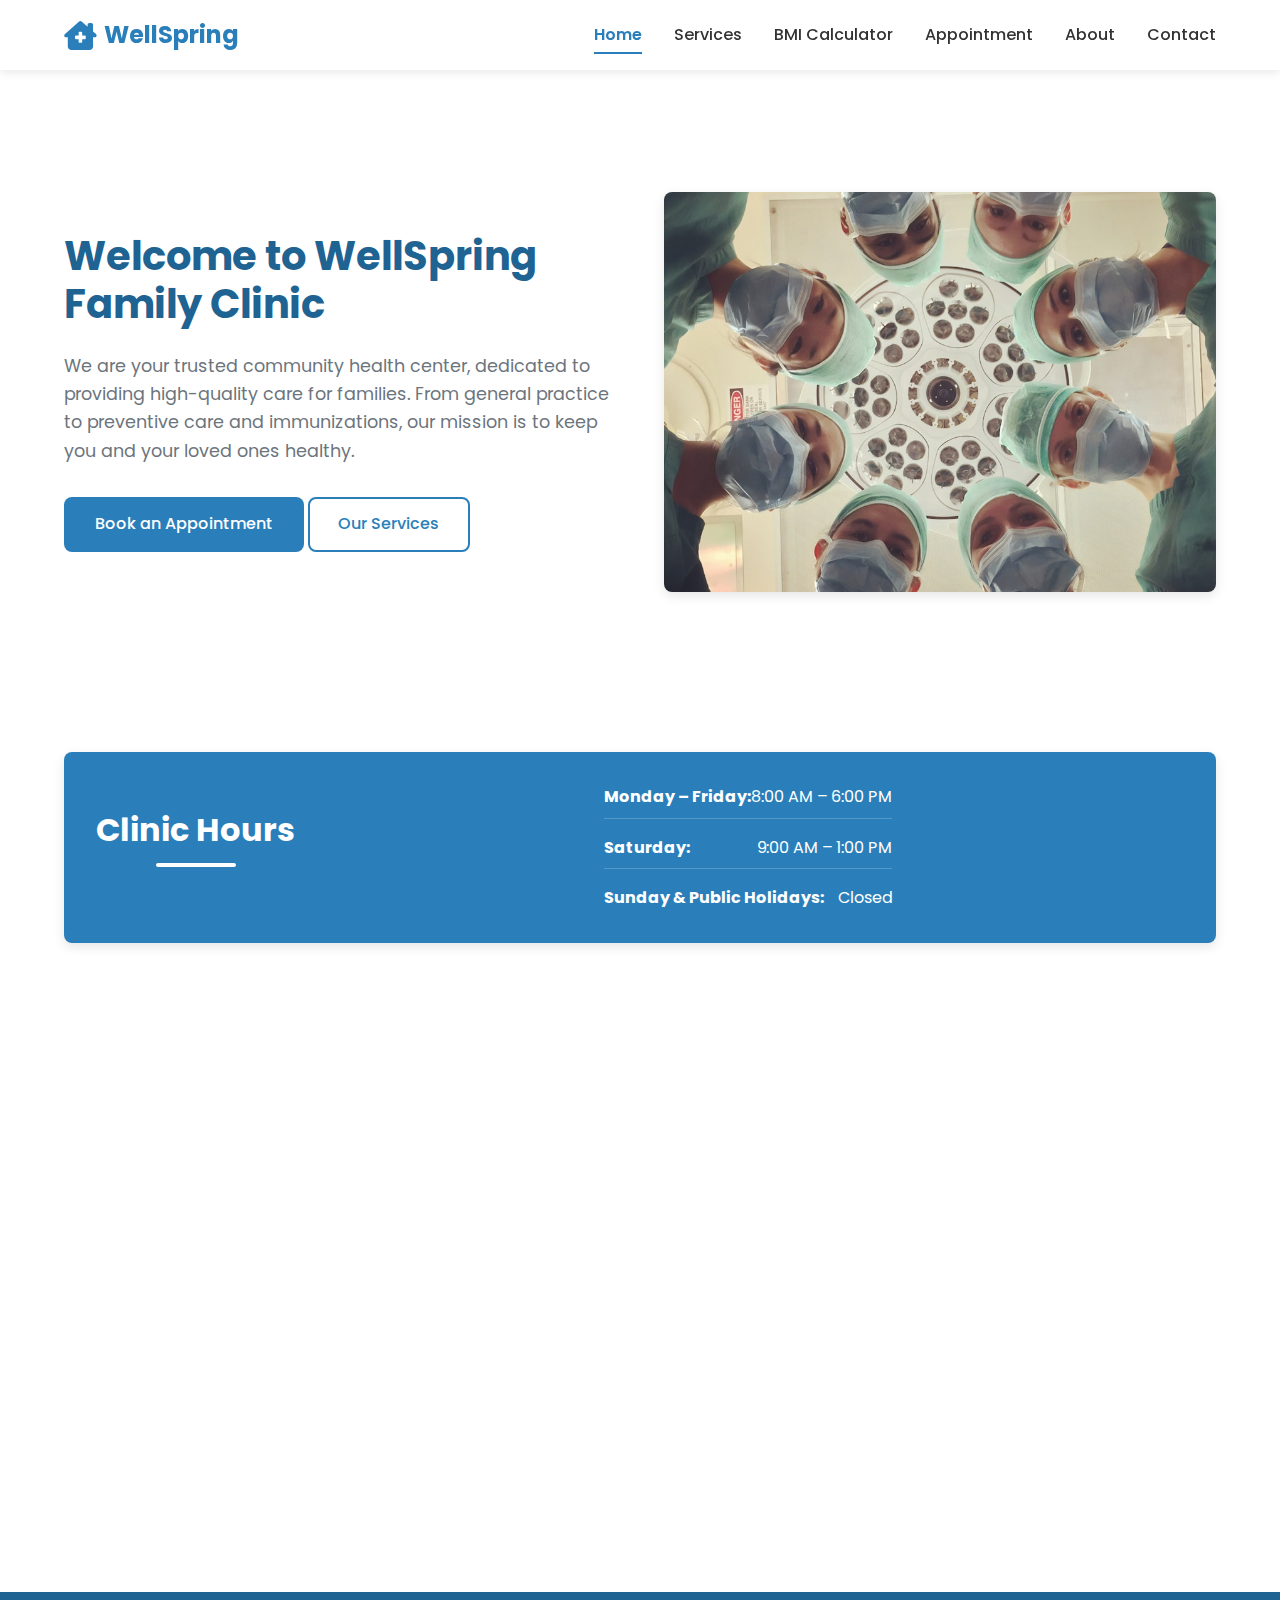
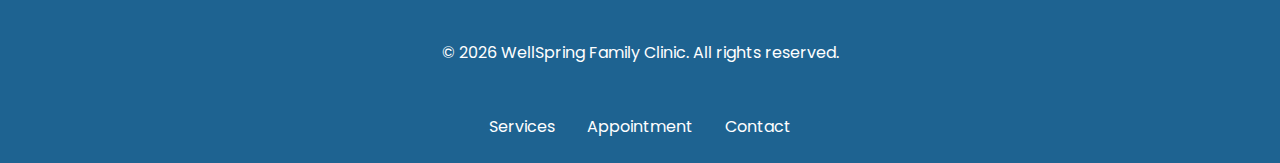
<file: index.html>
<!DOCTYPE html>
<html lang="en">
  <head>
    <meta charset="utf-8" />
    <meta name="viewport" content="width=device-width, initial-scale=1" />
    <title>WellSpring Family Clinic</title>
    <meta
      name="description"
      content="WellSpring Family Clinic – Your trusted community health center offering family health, general practice, and immunizations."
    />
    <link rel="preconnect" href="https://fonts.googleapis.com" />
    <link rel="preconnect" href="https://fonts.gstatic.com" crossorigin />
    <link rel="shortcut icon" href="favicon.png" type="image/x-icon" />
    <link
      href="https://fonts.googleapis.com/css2?family=Poppins:wght@300;400;500;600;700&display=swap"
      rel="stylesheet"
    />
    <link
      rel="stylesheet"
      href="https://cdnjs.cloudflare.com/ajax/libs/font-awesome/6.4.0/css/all.min.css"
    />
    <link rel="stylesheet" href="assets/css/styles.css" />
  </head>
  <body>
    <a class="skip-link" href="#main">Skip to content</a>

    <!-- Header -->
    <header class="site-header">
      <nav class="nav container">
        <a class="logo" href="/">
          <i class="fas fa-clinic-medical"></i>
          WellSpring
        </a>
        <button
          class="nav-toggle"
          aria-expanded="false"
          aria-controls="primary-nav"
          aria-label="Toggle navigation"
        >
          <i class="fas fa-bars"></i>
        </button>
        <ul id="primary-nav" class="nav-list">
          <li><a href="/" aria-current="page">Home</a></li>
          <li><a href="services.html">Services</a></li>
          <li><a href="bmi.html">BMI Calculator</a></li>
          <li><a href="appointment.html">Appointment</a></li>
          <li><a href="about.html">About</a></li>
          <li><a href="contact.html">Contact</a></li>
        </ul>
      </nav>
    </header>

    <!-- Main Content -->
    <main id="main">
      <!-- Brief Introduction -->
      <section class="hero container reveal">
        <div class="hero__text">
          <h1>Welcome to WellSpring Family Clinic</h1>
          <p>
            We are your trusted community health center, dedicated to providing
            high-quality care for families. From general practice to preventive
            care and immunizations, our mission is to keep you and your loved
            ones healthy.
          </p>
          <div class="btn-group">
            <a class="btn" href="appointment.html">Book an Appointment</a>
            <a class="btn btn-outline" href="services.html">Our Services</a>
          </div>
        </div>
        <div
          class="hero__art"
          role="img"
          aria-label="Doctor and patient in clinic"
        ></div>
      </section>

      <!-- Banner with Clinic Hours -->
      <section class="banner container reveal">
        <h2 class="section__title">Clinic Hours</h2>
        <ul class="hours">
          <li><strong>Monday – Friday:</strong> 8:00 AM – 6:00 PM</li>
          <li><strong>Saturday:</strong> 9:00 AM – 1:00 PM</li>
          <li><strong>Sunday & Public Holidays:</strong> Closed</li>
        </ul>
      </section>

      <!-- Featured Services -->
      <section class="container section reveal">
        <h2 class="section__title">Featured Services</h2>
        <div class="cards">
          <article class="card">
            <i class="fas fa-user-md"></i>
            <h3>General Practice</h3>
            <p>
              Comprehensive checkups, diagnosis, and management of medical
              conditions for all ages.
            </p>
          </article>
          <article class="card">
            <i class="fas fa-syringe"></i>
            <h3>Immunizations</h3>
            <p>
              Routine and seasonal vaccinations for children, teenagers, and
              adults.
            </p>
          </article>
          <article class="card">
            <i class="fas fa-heartbeat"></i>
            <h3>Family Health</h3>
            <p>
              Preventive care and wellness programs designed for every member of
              your family.
            </p>
          </article>
        </div>
      </section>
    </main>

    <!-- Footer -->
    <footer class="site-footer">
      <div class="container footer__grid">
        <p>
          &copy; <span id="year"></span> WellSpring Family Clinic. All rights
          reserved.
        </p>
        <nav aria-label="Footer">
          <a href="services.html">Services</a>
          <a href="appointment.html">Appointment</a>
          <a href="contact.html">Contact</a>
        </nav>
      </div>
    </footer>
    <script src="assets/js/script.js"></script>
  </body>
</html>
</file>
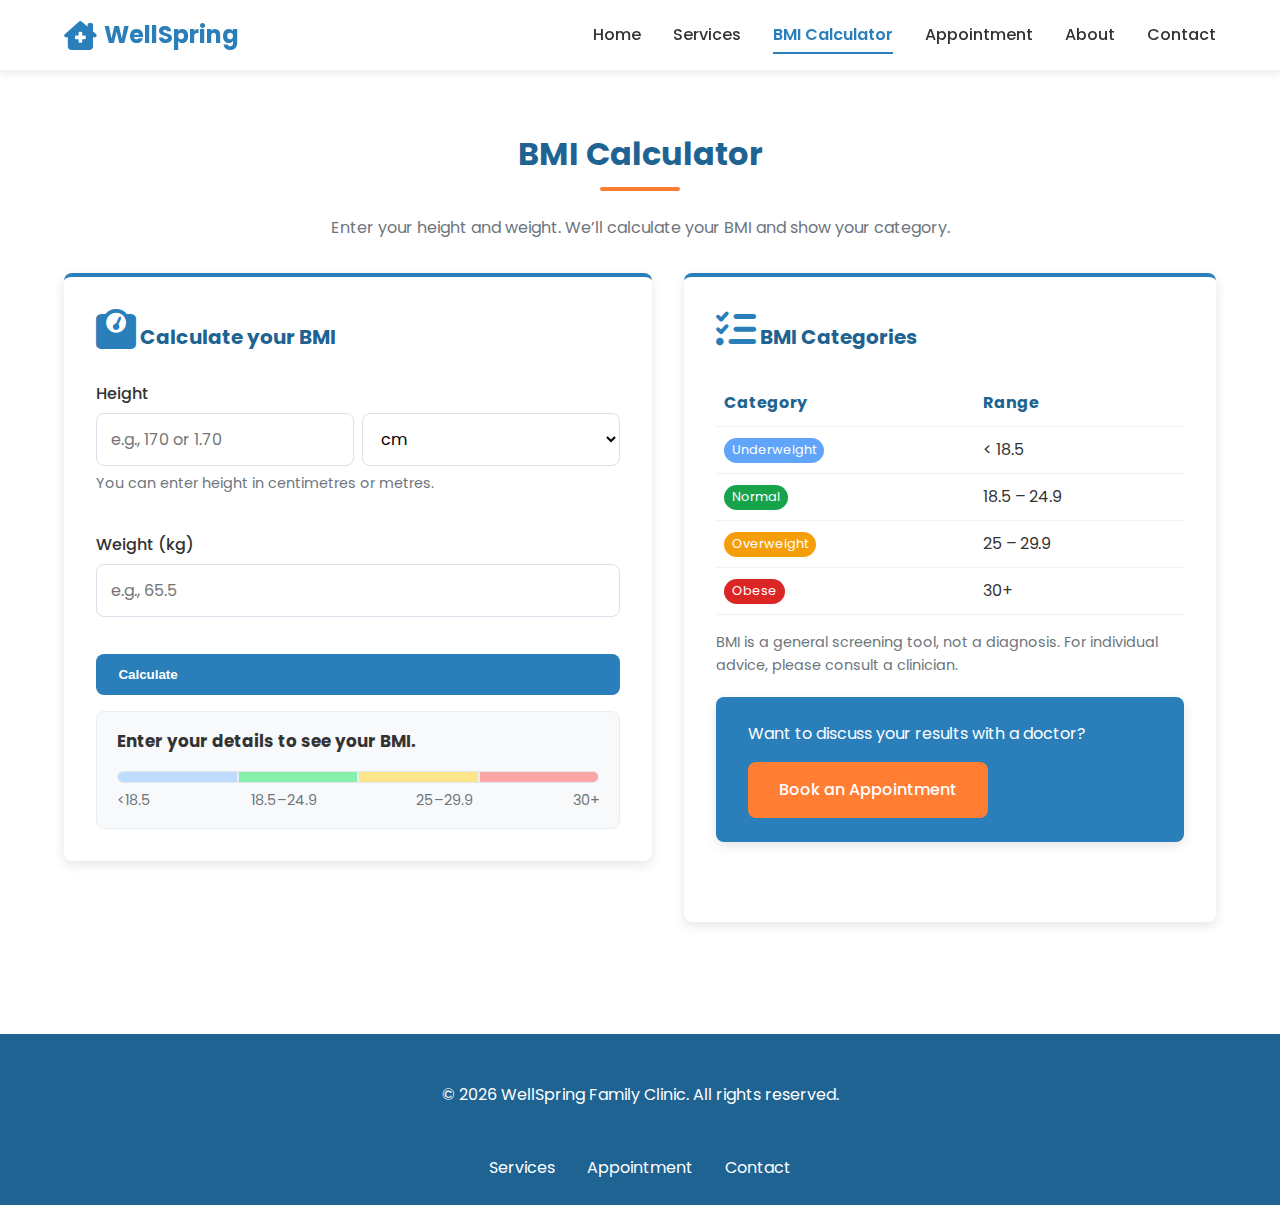
<file: bmi.html>
<!DOCTYPE html>
<html lang="en">
  <head>
    <meta charset="utf-8" />
    <meta name="viewport" content="width=device-width, initial-scale=1" />
    <title>BMI Calculator — WellSpring Family Clinic</title>
    <meta
      name="description"
      content="Calculate your Body Mass Index (BMI) and check your health category at WellSpring Family Clinic."
    />

    <!-- Google Fonts & Icons -->
    <link rel="preconnect" href="https://fonts.googleapis.com" />
    <link rel="preconnect" href="https://fonts.gstatic.com" crossorigin />
    <link rel="shortcut icon" href="favicon.png" type="image/x-icon" />
    <link
      href="https://fonts.googleapis.com/css2?family=Poppins:wght@300;400;500;600;700&display=swap"
      rel="stylesheet"
    />
    <link
      rel="stylesheet"
      href="https://cdnjs.cloudflare.com/ajax/libs/font-awesome/6.4.0/css/all.min.css"
    />
    <link rel="stylesheet" href="assets/css/styles.css" />
  </head>
  <body>
    <a class="skip-link" href="#main">Skip to content</a>

    <!-- Header -->
    <header class="site-header">
      <nav class="nav container">
        <a class="logo" href="/"
          ><i class="fas fa-clinic-medical"></i> WellSpring</a
        >
        <button
          class="nav-toggle"
          aria-expanded="false"
          aria-controls="primary-nav"
          aria-label="Toggle navigation"
        >
          <i class="fas fa-bars"></i>
        </button>
        <ul id="primary-nav" class="nav-list">
          <li><a href="/">Home</a></li>
          <li><a href="services.html">Services</a></li>
          <li><a href="bmi.html" aria-current="page">BMI Calculator</a></li>
          <li><a href="appointment.html">Appointment</a></li>
          <li><a href="about.html">About</a></li>
          <li><a href="contact.html">Contact</a></li>
        </ul>
      </nav>
    </header>

    <!-- Main -->
    <main id="main">
      <section class="section container reveal">
        <h1 class="section__title">BMI Calculator</h1>
        <p class="section__lead">
          Enter your height and weight. We’ll calculate your BMI and show your
          category.
        </p>

        <div class="grid">
          <!-- Calculator Card -->
          <article class="card" aria-labelledby="calcTitle">
            <h2 id="calcTitle">
              <i class="fa-solid fa-weight-scale" aria-hidden="true"></i>
              Calculate your BMI
            </h2>

            <form id="bmiForm" class="form" novalidate>
              <div class="form__row">
                <label for="heightValue">Height</label>
                <div class="input-group">
                  <input
                    id="heightValue"
                    name="heightValue"
                    type="number"
                    step="0.01"
                    placeholder="e.g., 170 or 1.70"
                    required
                    aria-describedby="heightHint heightErr"
                  />
                  <select
                    id="heightUnit"
                    name="heightUnit"
                    aria-label="Height unit"
                  >
                    <option value="cm">cm</option>
                    <option value="m">m</option>
                  </select>
                </div>
                <small id="heightHint" class="hint"
                  >You can enter height in centimetres or metres.</small
                >
                <small id="heightErr" class="error" aria-live="polite"></small>
              </div>

              <div class="form__row">
                <label for="weight">Weight (kg)</label>
                <input
                  id="weight"
                  name="weight"
                  type="number"
                  step="0.1"
                  placeholder="e.g., 65.5"
                  required
                  aria-describedby="weightErr"
                />
                <small id="weightErr" class="error" aria-live="polite"></small>
              </div>

              <button class="form__btn" type="submit">Calculate</button>
            </form>

            <!-- Result -->
            <div
              class="result-card"
              style="margin-top: 1rem"
              aria-live="polite"
              id="bmiResultWrap"
            >
              <div class="result-line" id="bmiResult">
                Enter your details to see your BMI.
              </div>
              <div class="range-wrap" aria-hidden="true">
                <div class="range">
                  <span class="r-under"></span>
                  <span class="r-normal"></span>
                  <span class="r-over"></span>
                  <span class="r-obese"></span>
                </div>
                <div class="range-labels">
                  <span>&lt;18.5</span>
                  <span>18.5–24.9</span>
                  <span>25–29.9</span>
                  <span>30+</span>
                </div>
              </div>
            </div>
          </article>

          <!-- Info / Legend Card -->
          <aside class="card" aria-labelledby="legendTitle">
            <h2 id="legendTitle">
              <i class="fa-solid fa-list-check" aria-hidden="true"></i> BMI
              Categories
            </h2>
            <table aria-label="BMI category legend">
              <thead>
                <tr>
                  <th>Category</th>
                  <th>Range</th>
                </tr>
              </thead>
              <tbody>
                <tr>
                  <td><span class="pill u">Underweight</span></td>
                  <td>&lt; 18.5</td>
                </tr>
                <tr>
                  <td><span class="pill n">Normal</span></td>
                  <td>18.5 – 24.9</td>
                </tr>
                <tr>
                  <td><span class="pill o">Overweight</span></td>
                  <td>25 – 29.9</td>
                </tr>
                <tr>
                  <td><span class="pill b">Obese</span></td>
                  <td>30+</td>
                </tr>
              </tbody>
            </table>
            <p class="hint" style="margin-top: 1rem">
              BMI is a general screening tool, not a diagnosis. For individual
              advice, please consult a clinician.
            </p>

            <div class="banner" style="margin-top: 1.25rem">
              <div>Want to discuss your results with a doctor?</div>
              <a class="btn" href="appointment.html">Book an Appointment</a>
            </div>
          </aside>
        </div>
      </section>
    </main>

    <!-- Footer -->
    <footer class="site-footer">
      <div class="container footer__grid">
        <p>
          &copy; <span id="year"></span> WellSpring Family Clinic. All rights
          reserved.
        </p>
        <nav aria-label="Footer">
          <a href="services.html">Services</a>
          <a href="appointment.html">Appointment</a>
          <a href="contact.html">Contact</a>
        </nav>
      </div>
    </footer>

    <script src="assets/js/script.js"></script>
    <script src="assets/js/bmi-calculator.js"></script>
  </body>
</html>
</file>
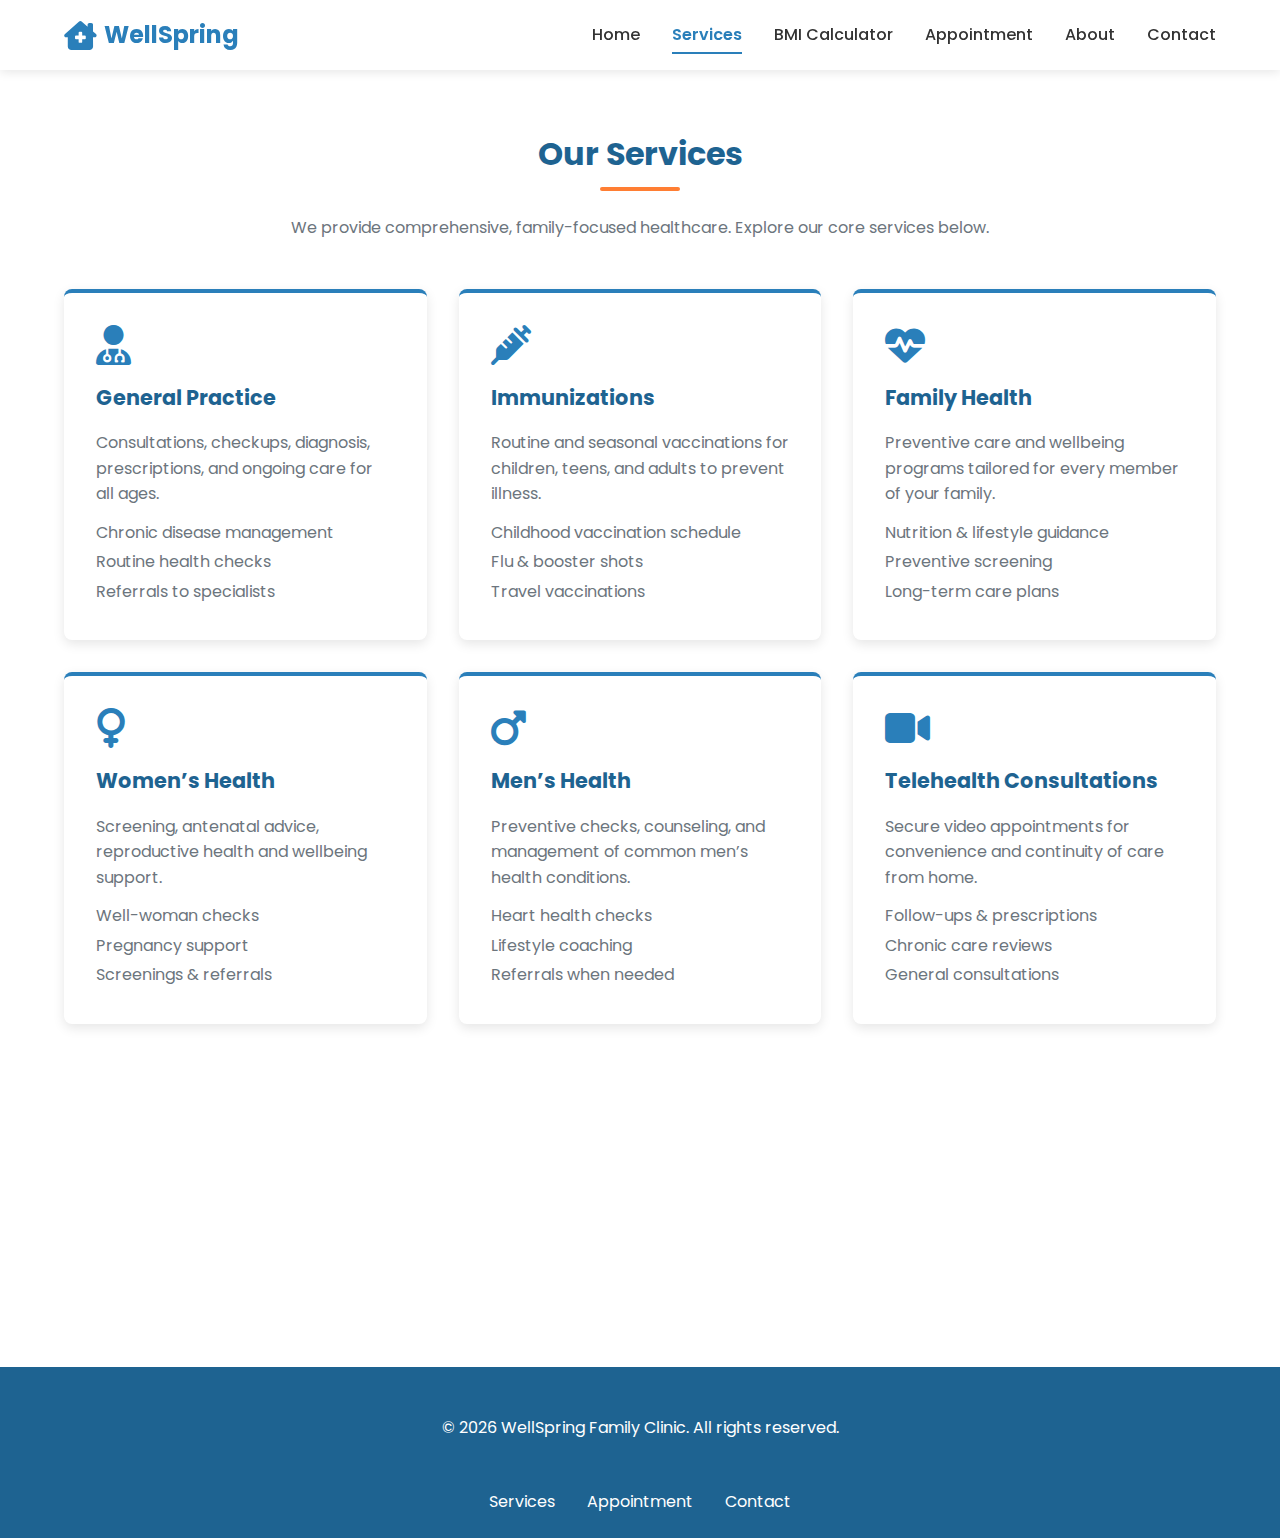
<file: services.html>
<!DOCTYPE html>
<html lang="en">
  <head>
    <meta charset="utf-8" />
    <meta name="viewport" content="width=device-width, initial-scale=1" />
    <title>Our Services — WellSpring Family Clinic</title>
    <meta
      name="description"
      content="Explore the medical services offered by WellSpring Family Clinic including general practice, immunizations, and family health."
    />
    <link rel="preconnect" href="https://fonts.googleapis.com" />
    <link rel="preconnect" href="https://fonts.gstatic.com" crossorigin />
    <link rel="shortcut icon" href="favicon.png" type="image/x-icon" />
    <link
      href="https://fonts.googleapis.com/css2?family=Poppins:wght@300;400;500;600;700&display=swap"
      rel="stylesheet"
    />
    <link
      rel="stylesheet"
      href="https://cdnjs.cloudflare.com/ajax/libs/font-awesome/6.4.0/css/all.min.css"
    />

    <link rel="stylesheet" href="assets/css/styles.css" />
    <style>
      .btn {
        display: inline-block;
        background-color: var(--white);
        color: var(--primary-dark);
        padding: 0.8rem 1.6rem;
        border-radius: var(--border-radius);
        font-weight: 600;
        transition: var(--transition);
        border: 2px solid transparent;
      }
      .btn:hover,
      .btn:focus {
        transform: translateY(-2px);
        box-shadow: 0 4px 8px rgba(0, 0, 0, 0.1);
      }
      .btn-primary {
        background-color: var(--accent-color);
        color: var(--white);
      }
      .btn-primary:hover,
      .btn-primary:focus {
        background-color: #ff6a12;
      }
    </style>
  </head>
  <body>
    <a class="skip-link" href="#main">Skip to content</a>

    <!-- Header -->
    <header class="site-header">
      <nav class="nav container">
        <a class="logo" href="/">
          <i class="fas fa-clinic-medical"></i>
          WellSpring
        </a>
        <button
          class="nav-toggle"
          aria-expanded="false"
          aria-controls="primary-nav"
          aria-label="Toggle navigation"
        >
          <i class="fas fa-bars"></i>
        </button>
        <ul id="primary-nav" class="nav-list">
          <li><a href="/">Home</a></li>
          <li><a href="services.html" aria-current="page">Services</a></li>
          <li><a href="bmi.html">BMI Calculator</a></li>
          <li><a href="appointment.html">Appointment</a></li>
          <li><a href="about.html">About</a></li>
          <li><a href="contact.html">Contact</a></li>
        </ul>
      </nav>
    </header>

    <!-- Main -->
    <main id="main">
      <section class="section container reveal">
        <h1 class="section__title">Our Services</h1>
        <p class="section__lead">
          We provide comprehensive, family-focused healthcare. Explore our core
          services below.
        </p>

        <div class="cards">
          <!-- General Practice -->
          <article class="card">
            <i class="fas fa-user-md" aria-hidden="true"></i>
            <h3>General Practice</h3>
            <p>
              Consultations, checkups, diagnosis, prescriptions, and ongoing
              care for all ages.
            </p>
            <ul>
              <li>Chronic disease management</li>
              <li>Routine health checks</li>
              <li>Referrals to specialists</li>
            </ul>
          </article>

          <!-- Immunizations -->
          <article class="card">
            <i class="fas fa-syringe" aria-hidden="true"></i>
            <h3>Immunizations</h3>
            <p>
              Routine and seasonal vaccinations for children, teens, and adults
              to prevent illness.
            </p>
            <ul>
              <li>Childhood vaccination schedule</li>
              <li>Flu & booster shots</li>
              <li>Travel vaccinations</li>
            </ul>
          </article>

          <!-- Family Health -->
          <article class="card">
            <i class="fas fa-heartbeat" aria-hidden="true"></i>
            <h3>Family Health</h3>
            <p>
              Preventive care and wellbeing programs tailored for every member
              of your family.
            </p>
            <ul>
              <li>Nutrition & lifestyle guidance</li>
              <li>Preventive screening</li>
              <li>Long-term care plans</li>
            </ul>
          </article>

          <!-- Optional: Women's Health -->
          <article class="card">
            <i class="fas fa-venus" aria-hidden="true"></i>
            <h3>Women’s Health</h3>
            <p>
              Screening, antenatal advice, reproductive health and wellbeing
              support.
            </p>
            <ul>
              <li>Well-woman checks</li>
              <li>Pregnancy support</li>
              <li>Screenings & referrals</li>
            </ul>
          </article>

          <!-- Optional: Men's Health -->
          <article class="card">
            <i class="fas fa-mars" aria-hidden="true"></i>
            <h3>Men’s Health</h3>
            <p>
              Preventive checks, counseling, and management of common men’s
              health conditions.
            </p>
            <ul>
              <li>Heart health checks</li>
              <li>Lifestyle coaching</li>
              <li>Referrals when needed</li>
            </ul>
          </article>

          <!-- Optional: Telehealth -->
          <article class="card">
            <i class="fas fa-video" aria-hidden="true"></i>
            <h3>Telehealth Consultations</h3>
            <p>
              Secure video appointments for convenience and continuity of care
              from home.
            </p>
            <ul>
              <li>Follow-ups & prescriptions</li>
              <li>Chronic care reviews</li>
              <li>General consultations</li>
            </ul>
          </article>
        </div>

        <!-- CTA Banner -->
        <div class="banner reveal" style="margin-top: 3rem">
          <h2 class="section__title" style="color: #fff">Ready to book?</h2>
          <p style="margin: 0.5rem 0 1.2rem">
            Request an appointment and we’ll confirm by email or phone.
          </p>
          <a
            class="btn btn-primary"
            href="appointment.html"
            aria-label="Go to Appointment page"
          >
            Book an Appointment
          </a>
        </div>
      </section>
    </main>

    <!-- Footer -->
    <footer class="site-footer">
      <div class="container footer__grid">
        <p>
          &copy; <span id="year"></span> WellSpring Family Clinic. All rights
          reserved.
        </p>
        <nav aria-label="Footer">
          <a href="services.html" aria-current="page">Services</a>
          <a href="appointment.html">Appointment</a>
          <a href="contact.html">Contact</a>
        </nav>
      </div>
    </footer>

    <script src="assets/js/script.js"></script>
  </body>
</html>
</file>
<file: assets/css/styles.css>
:root {
  /* CSS Variables*/
  --primary-color: #2a7fba;
  --primary-dark: #1e6391;
  --secondary-color: #f8f9fa;
  --accent-color: #ff7e33;
  --text-color: #333;
  --text-light: #6c757d;
  --white: #fff;
  --max-width: 1200px;
  --border-radius: 8px;
  --box-shadow: 0 4px 12px rgba(0, 0, 0, 0.1);
  --transition: all 0.3s ease;
  --success: #16a34a;
  --warning: #f59e0b;
  --danger: #dc2626;
  --ring: #9cc2ff;
  --muted: #e9edf3;
}

/* Base Styles */
* {
  margin: 0;
  padding: 0;
  box-sizing: border-box;
}

html {
  scroll-behavior: smooth;
}

body {
  font-family: "Poppins", sans-serif;
  line-height: 1.6;
  color: var(--text-color);
  background-color: var(--white);
  overflow-x: hidden;
}

img {
  max-width: 100%;
  height: auto;
}

a {
  text-decoration: none;
  color: inherit;
}

ul {
  list-style: none;
}

.container {
  width: 90%;
  max-width: var(--max-width);
  margin: 0 auto;
  padding: 0 1rem;
}

/* Skip Link */
.skip-link {
  position: absolute;
  top: -40px;
  left: 0;
  background: var(--primary-color);
  color: var(--white);
  padding: 0.5rem 1rem;
  z-index: 100;
  transition: var(--transition);
}

.skip-link:focus {
  top: 0;
}

/* Header & Navigation */
.site-header {
  background-color: var(--white);
  box-shadow: 0 2px 10px rgba(0, 0, 0, 0.1);
  position: fixed;
  width: 100%;
  top: 0;
  z-index: 1000;
}

.nav {
  display: flex;
  justify-content: space-between;
  align-items: center;
  padding: 1rem 0;
  position: relative;
}

.logo {
  font-size: 1.5rem;
  font-weight: 700;
  color: var(--primary-color);
  display: flex;
  align-items: center;
  gap: 0.5rem;
}

.logo i {
  font-size: 1.8rem;
}

.nav-toggle {
  background: transparent;
  border: none;
  font-size: 1.2rem;
  cursor: pointer;
  display: none;
  padding: 0.5rem;
  color: var(--primary-color);
}

.nav-list {
  display: flex;
  gap: 2rem;
}

.nav-list a {
  font-weight: 500;
  position: relative;
  padding: 0.5rem 0;
  transition: var(--transition);
}

.nav-list a:hover,
.nav-list a:focus {
  color: var(--primary-color);
}

.nav-list a[aria-current="page"] {
  color: var(--primary-color);
  font-weight: 600;
}

.nav-list a[aria-current="page"]::after {
  content: "";
  position: absolute;
  bottom: 0;
  left: 0;
  width: 100%;
  height: 2px;
  background-color: var(--primary-color);
}

/* Hero Section */
.hero {
  display: flex;
  align-items: center;
  gap: 3rem;
  padding: 8rem 0 4rem;
  min-height: 80vh;
}

.hero__text {
  flex: 1;
}

.hero__text h1 {
  font-size: 2.5rem;
  margin-bottom: 1.5rem;
  line-height: 1.2;
  color: var(--primary-dark);
}

.hero__text p {
  font-size: 1.1rem;
  margin-bottom: 2rem;
  color: var(--text-light);
  max-width: 600px;
}

.hero__art {
  flex: 1;
  background-image: url("../images/hero.jpg");
  background-size: cover;
  background-position: center;
  height: 400px;
  border-radius: var(--border-radius);
  box-shadow: var(--box-shadow);
}

/* Buttons */
.btn {
  display: inline-block;
  background-color: var(--primary-color);
  color: var(--white);
  padding: 0.8rem 1.8rem;
  border-radius: var(--border-radius);
  font-weight: 500;
  transition: var(--transition);
  border: 2px solid transparent;
}

.btn:hover,
.btn:focus {
  background-color: var(--primary-dark);
  transform: translateY(-2px);
  box-shadow: 0 4px 8px rgba(0, 0, 0, 0.1);
}

.btn-outline {
  background-color: transparent;
  border-color: var(--primary-color);
  color: var(--primary-color);
}

.btn-outline:hover,
.btn-outline:focus {
  background-color: var(--primary-color);
  color: var(--white);
}

.form__btn {
  display: inline-flex;
  align-items: center;
  gap: 0.5rem;
  background: var(--primary-color);
  color: var(--white);
  border: none;
  padding: 0.8rem 1.4rem;
  border-radius: var(--border-radius);
  font-weight: 600;
  cursor: pointer;
  transition: var(--transition);
}

.form__btn:hover,
.form__btn:focus {
  background: var(--primary-dark);
  transform: translateY(-2px);
}

/* Banner Section */
.banner {
  background-color: var(--primary-color);
  color: var(--white);
  padding: 2rem;
  border-radius: var(--border-radius);
  margin: 3rem auto;
  text-align: center;
  box-shadow: var(--box-shadow);
}

.section {
  padding: 8rem 0 3rem;
}

.section__title {
  font-size: 2rem;
  margin-bottom: 1.5rem;
  color: var(--primary-dark);
  text-align: center;
  position: relative;
}

.section__title::after {
  content: "";
  display: block;
  width: 80px;
  height: 4px;
  background-color: var(--accent-color);
  margin: 0.5rem auto 0;
  border-radius: 2px;
}

.section__lead {
  text-align: center;
  color: var(--text-light);
  max-width: 800px;
  margin: 0.5rem auto 2rem;
}

.banner .section__title {
  color: var(--white);
}

.banner .section__title::after {
  background-color: var(--white);
}

.hours {
  display: flex;
  flex-direction: column;
  gap: 0.5rem;
  max-width: 500px;
  margin: 0 auto;
}

.hours li {
  display: flex;
  justify-content: space-between;
  padding: 0.5rem 0;
  border-bottom: 1px solid rgba(255, 255, 255, 0.2);
}

.hours li:last-child {
  border-bottom: none;
}

/* Cards Section */
.cards {
  display: grid;
  grid-template-columns: repeat(auto-fit, minmax(300px, 1fr));
  gap: 2rem;
  margin-top: 3rem;
}

.card {
  background-color: var(--white);
  border-radius: var(--border-radius);
  padding: 2rem;
  box-shadow: var(--box-shadow);
  transition: var(--transition);
  border-top: 4px solid var(--primary-color);
}

.card:hover {
  transform: translateY(-5px);
  box-shadow: 0 8px 20px rgba(0, 0, 0, 0.1);
}

.card h3 {
  font-size: 1.3rem;
  margin-bottom: 1rem;
  color: var(--primary-dark);
}

.card h2 {
  font-size: 1.25rem;
  color: var(--primary-dark);
  margin-bottom: 1rem;
}

.card p {
  color: var(--text-light);
}

.card i {
  font-size: 2.5rem;
  color: var(--primary-color);
  margin-bottom: 1rem;
  display: inline-block;
}

.card ul {
  margin-top: 0.8rem;
  color: var(--text-light);
}

.card ul li {
  margin: 0.25rem 0;
}

/* ================== About Text Block ================== */
.about-blurb {
  background: var(--secondary-color);
  border-radius: var(--border-radius);
  padding: 1.6rem;
  border: 1px solid #e7eef6;
  box-shadow: var(--box-shadow);
  display: grid;
  gap: 0.75rem;
  margin-top: 1.25rem;
}

.about-list {
  display: grid;
  gap: 0.4rem;
  margin-top: 0.4rem;
}

.about-list li {
  display: flex;
  gap: 0.5rem;
  align-items: flex-start;
  color: var(--text-light);
}

.about-list i {
  color: var(--primary-color);
  margin-top: 0.15rem;
}

/* ================== Team ================== */
.team-grid {
  display: grid;
  gap: 1.3rem;
  margin-top: 1.4rem;
  grid-template-columns: repeat(3, minmax(0, 1fr));
}

@media (max-width: 980px) {
  .team-grid {
    grid-template-columns: repeat(2, 1fr);
  }
}

@media (max-width: 640px) {
  .team-grid {
    grid-template-columns: 1fr;
  }
}

/* ========== Grid Layout ========== */
.grid {
  display: grid;
  gap: 2rem;
  grid-template-columns: 1fr;
  align-items: start;
}

@media (min-width: 992px) {
  .grid {
    grid-template-columns: 1.05fr 0.95fr;
  }
}

/* ========== Form Styles ========== */
.form {
  display: grid;
  gap: 1rem;
}

.form__row {
  display: grid;
  gap: 0.4rem;
}

label {
  font-weight: 500;
}

.input-group {
  display: flex;
  gap: 0.5rem;
  align-items: center;
}

.req {
  color: var(--error);
  margin-left: 0.2rem;
}

input,
select {
  width: 100%;
  padding: 0.75rem 0.9rem;
  border: 1px solid #d7e0ea;
  border-radius: var(--border-radius);
  font: inherit;
  outline: none;
  background: #fff;
}

input:focus,
select:focus,
textarea:focus {
  border-color: var(--ring);
  box-shadow: 0 0 0 0.2rem rgba(44, 123, 229, 0.15);
}

input,
textarea,
select {
  width: 100%;
  padding: 0.8rem 0.9rem;
  border: 1px solid #d6e1ec;
  border-radius: var(--border-radius);
  font: inherit;
  background: #fff;
  outline: none;
  transition: var(--transition);
}

.two-col {
  display: grid;
  gap: 1rem;
  grid-template-columns: 1fr;
}

textarea {
  resize: vertical;
  min-height: 120px;
}

.hint {
  font-size: 0.9rem;
  color: var(--text-light);
}

.error {
  font-size: 0.9rem;
  color: var(--danger);
  min-height: 1em;
}

.invalid {
  border-color: var(--error) !important;
  box-shadow: 0 0 0 0.2rem rgba(220, 38, 38, 0.12) !important;
}

@media (min-width: 720px) {
  .two-col {
    grid-template-columns: 1fr 1fr;
  }
}

/* ========== Result Styles ========== */
.result-card {
  background: var(--secondary-color);
  border-radius: var(--border-radius);
  padding: 1rem 1.25rem;
  border: 1px solid #e8eef6;
}

.result-line {
  font-weight: 700;
  font-size: 1.05rem;
}

.result {
  margin-top: 0.6rem;
  font-weight: 600;
  text-align: center;
  padding: 0.6rem 0.8rem;
  border-radius: var(--border-radius);
  display: none;
}

.result.ok {
  display: block;
  background: #e8f7ee;
  color: var(--success);
  border: 1px solid #c8efda;
}

.result.err {
  display: block;
  background: #fdeaea;
  color: var(--error);
  border: 1px solid #f3c1c1;
}

.badge {
  display: inline-block;
  margin-left: 0.5rem;
  padding: 0.15rem 0.5rem;
  border-radius: 999px;
  font-size: 0.85rem;
  font-weight: 700;
  color: #fff;
}

.badge--under {
  background: #60a5fa;
}

/* blue-ish */
.badge--normal {
  background: var(--success);
}

.badge--over {
  background: var(--warning);
}

.badge--obese {
  background: var(--danger);
}

/* Range bar */
.range-wrap {
  margin-top: 1rem;
}

.range {
  display: grid;
  grid-template-columns: 1fr 1fr 1fr 1fr;
  gap: 2px;
  background: var(--muted);
  border-radius: 999px;
  overflow: hidden;
  border: 1px solid #e2e8f0;
}

.range span {
  height: 10px;
  display: block;
}

.r-under {
  background: #bfdbfe;
}

.r-normal {
  background: #86efac;
}

.r-over {
  background: #fde68a;
}

.r-obese {
  background: #fca5a5;
}

.range-labels {
  display: flex;
  justify-content: space-between;
  font-size: 0.9rem;
  color: var(--text-light);
  margin-top: 0.4rem;
}

/* Categories table (optional legend) */
table {
  width: 100%;
  border-collapse: collapse;
  margin-top: 1rem;
}

th,
td {
  padding: 0.6rem 0.5rem;
  text-align: left;
  border-bottom: 1px solid #eef2f7;
}

th {
  color: var(--primary-dark);
}

.pill {
  display: inline-block;
  padding: 0.15rem 0.5rem;
  border-radius: 999px;
  font-size: 0.8rem;
  color: #fff;
}

.pill.u {
  background: #60a5fa;
}

.pill.n {
  background: #16a34a;
}

.pill.o {
  background: #f59e0b;
}

.pill.b {
  background: #dc2626;
}

/* ===== Info panel ===== */
.contact-info .info-row {
  display: flex;
  gap: 0.8rem;
  align-items: flex-start;
  margin: 0.6rem 0;
  color: var(--text-light);
}

.contact-info .info-row i {
  color: var(--primary-color);
  margin-top: 0.2rem;
}

/* ========== CTA Banner ========== */
.banner {
  background: var(--primary-color);
  color: var(--white);
  padding: 1.5rem 2rem;
  border-radius: var(--border-radius);
  display: flex;
  align-items: center;
  justify-content: space-between;
  gap: 1rem;
  flex-wrap: wrap;
  margin-top: 2rem;
}

.banner a.btn {
  background: var(--accent-color);
}

.banner a.btn:hover {
  background: #ff6a12;
}

/* Footer */
.site-footer {
  background-color: var(--primary-dark);
  color: var(--white);
  padding: 3rem 0 1.5rem;
  margin-top: 4rem;
}

.footer__grid {
  display: flex;
  flex-direction: column;
  gap: 2rem;
}

.site-footer p {
  text-align: center;
  margin-bottom: 1rem;
}

.site-footer nav {
  display: flex;
  justify-content: center;
  gap: 2rem;
  flex-wrap: wrap;
}

.site-footer a {
  transition: var(--transition);
}

.site-footer a:hover,
.site-footer a:focus {
  color: var(--accent-color);
}

/* Reveal Animation */
.reveal {
  opacity: 0;
  transform: translateY(30px);
  transition: opacity 0.6s ease-out, transform 0.6s ease-out;
}

.reveal.active {
  opacity: 1;
  transform: translateY(0);
}

/* Responsive Styles */
@media screen and (max-width: 992px) {
  .hero {
    flex-direction: column;
    padding: 6rem 0 3rem;
    text-align: center;
  }

  .hero__text {
    margin-bottom: 2rem;
  }

  .hero__text p {
    margin-left: auto;
    margin-right: auto;
  }

  .hero__art {
    width: 100%;
    max-width: 600px;
  }
}

@media screen and (max-width: 768px) {
  .nav-toggle {
    display: block;
  }

  .nav-list {
    position: absolute;
    top: 100%;
    left: 0;
    width: 100%;
    background-color: var(--white);
    flex-direction: column;
    gap: 0;
    padding: 1rem 0;
    box-shadow: 0 10px 15px rgba(0, 0, 0, 0.1);
    max-height: 0;
    overflow: hidden;
    transition: max-height 0.3s ease-out;
  }

  .nav-list.active {
    max-height: 500px;
  }

  .nav-list li {
    padding: 0.5rem 1rem;
    border-bottom: 1px solid rgba(0, 0, 0, 0.05);
  }

  .nav-list a {
    display: block;
    padding: 0.5rem 0;
  }

  .hero h1 {
    font-size: 2rem;
  }

  .section {
    padding: 7rem 0 2.5rem;
  }

  .section__title {
    font-size: 1.8rem;
  }
}

@media screen and (max-width: 576px) {
  .hero {
    padding: 5rem 0 2rem;
  }

  .hero h1 {
    font-size: 1.8rem;
  }

  .hero p {
    font-size: 1rem;
  }

  .btn {
    padding: 0.7rem 1.5rem;
  }

  .section {
    padding: 6rem 0 2rem;
  }

  .section__title {
    font-size: 1.6rem;
  }

  .card {
    padding: 1.5rem;
  }

  .site-footer nav {
    flex-direction: column;
    gap: 1rem;
    align-items: center;
  }
}
</file>
